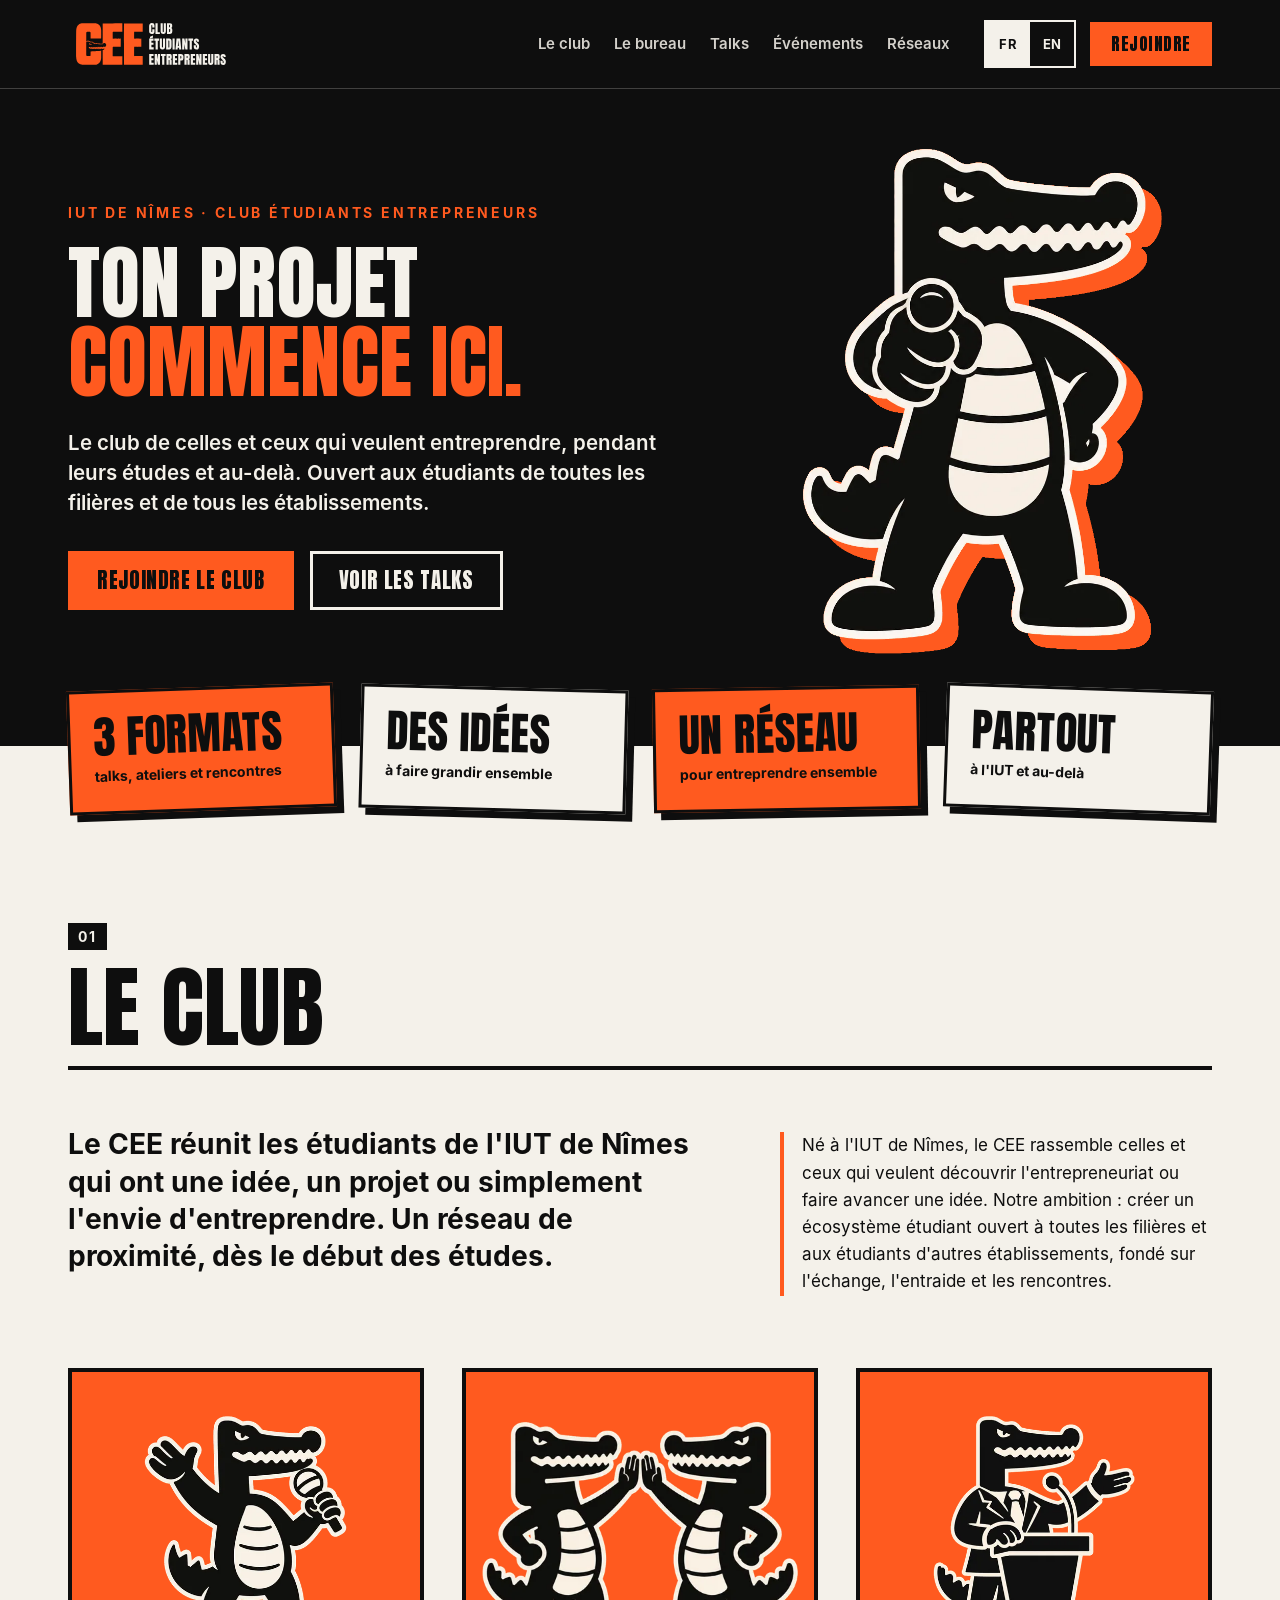
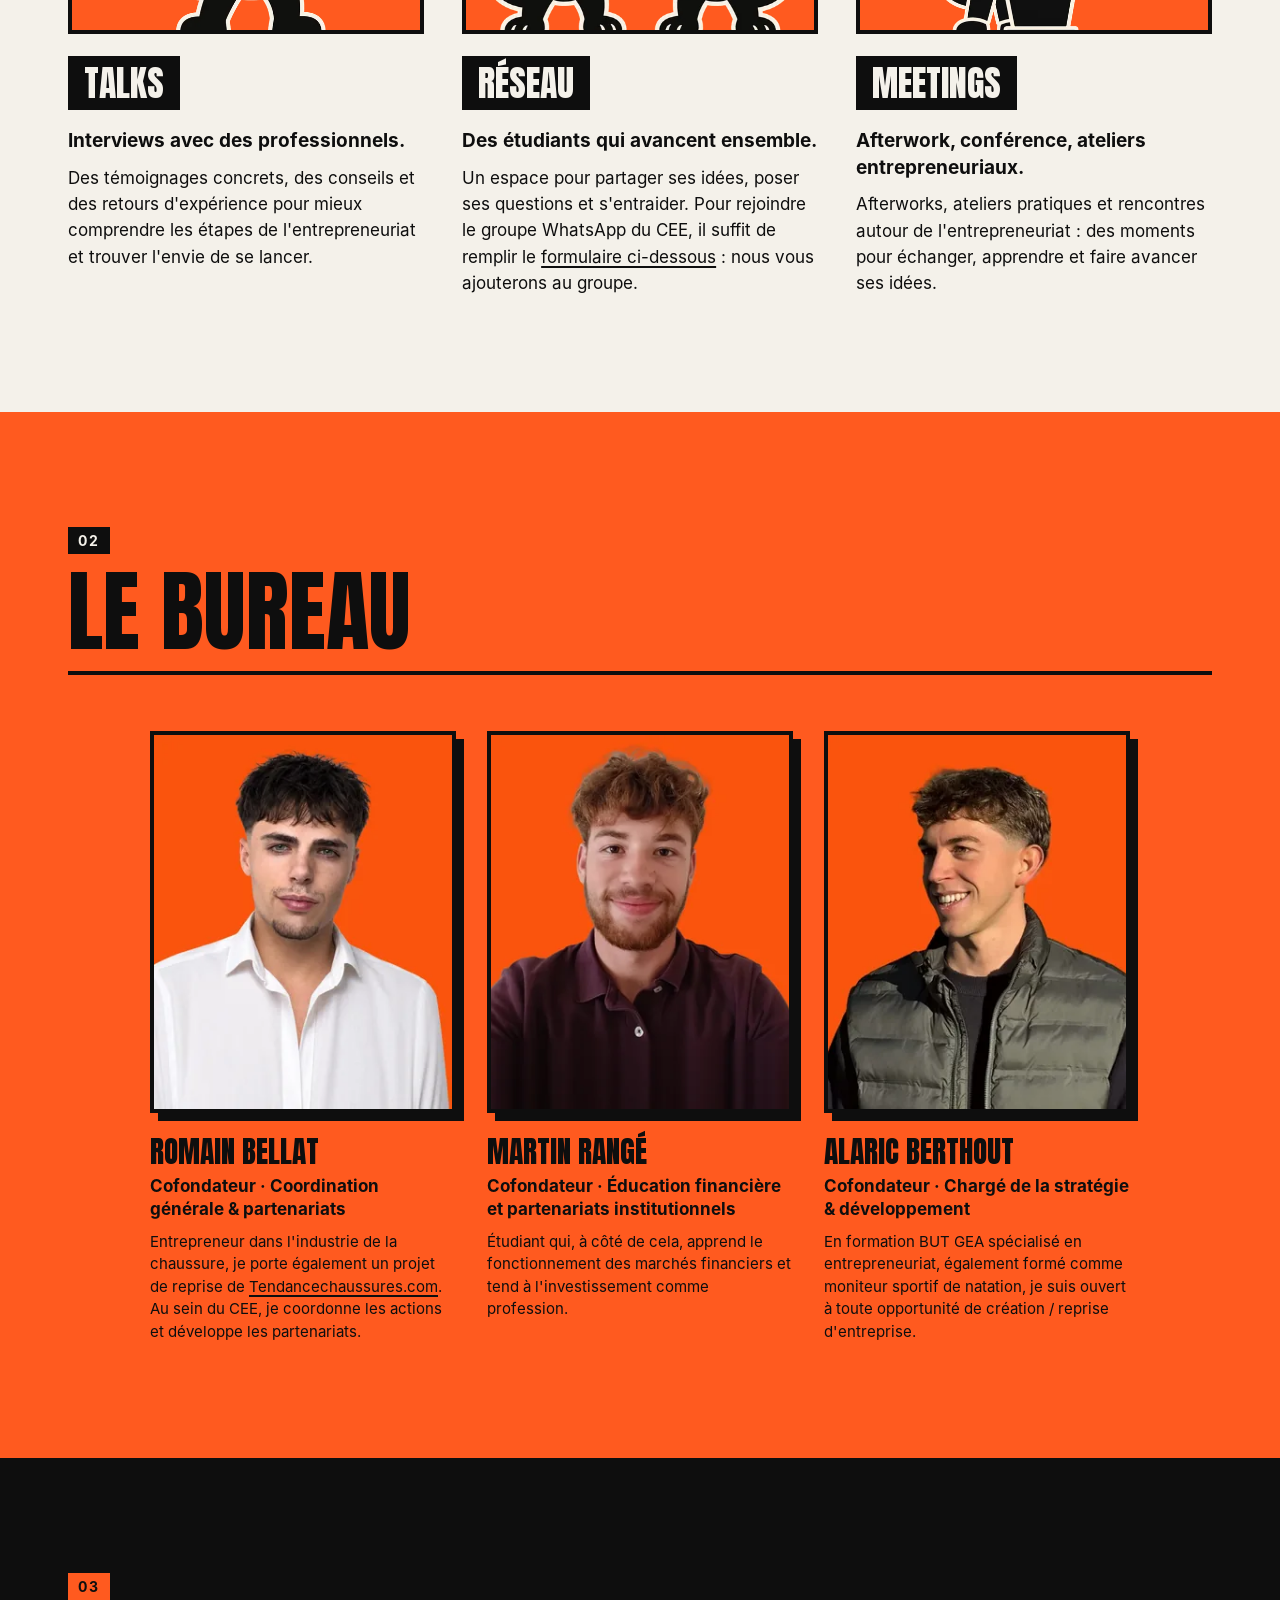
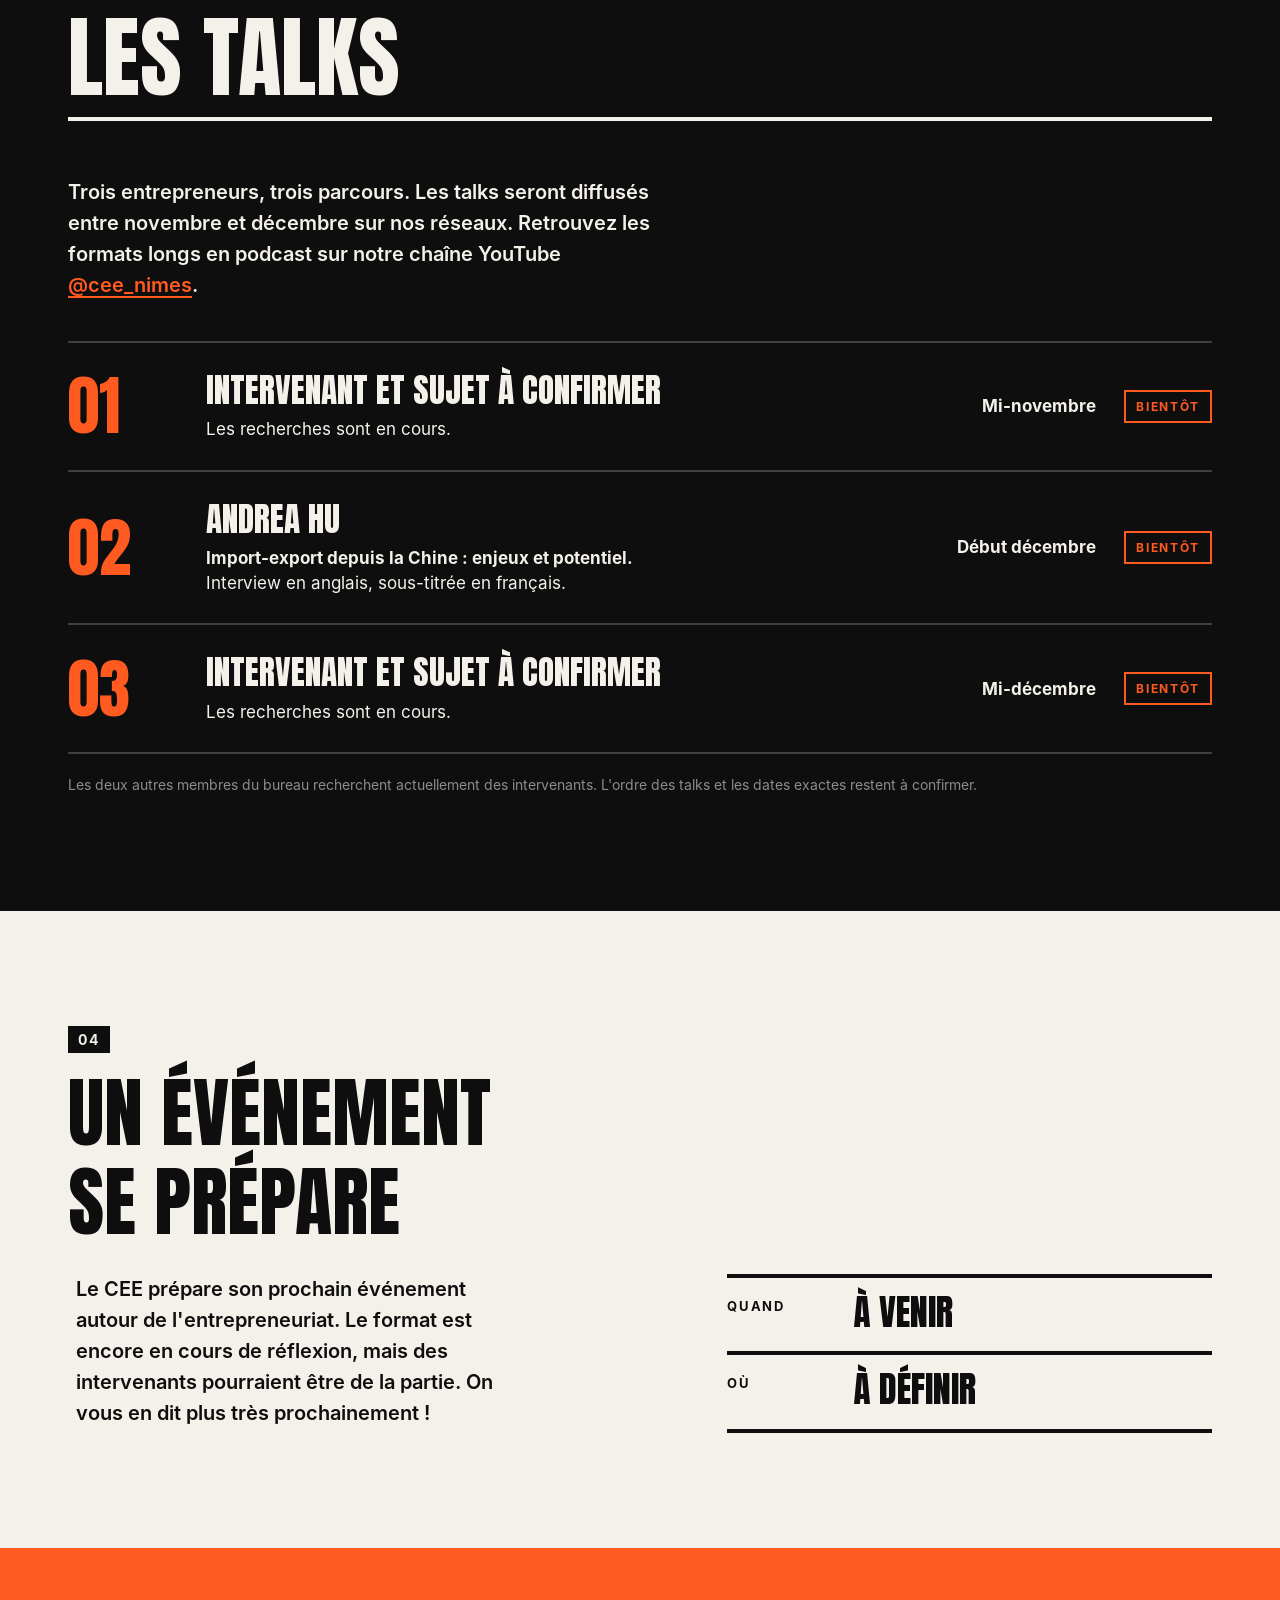
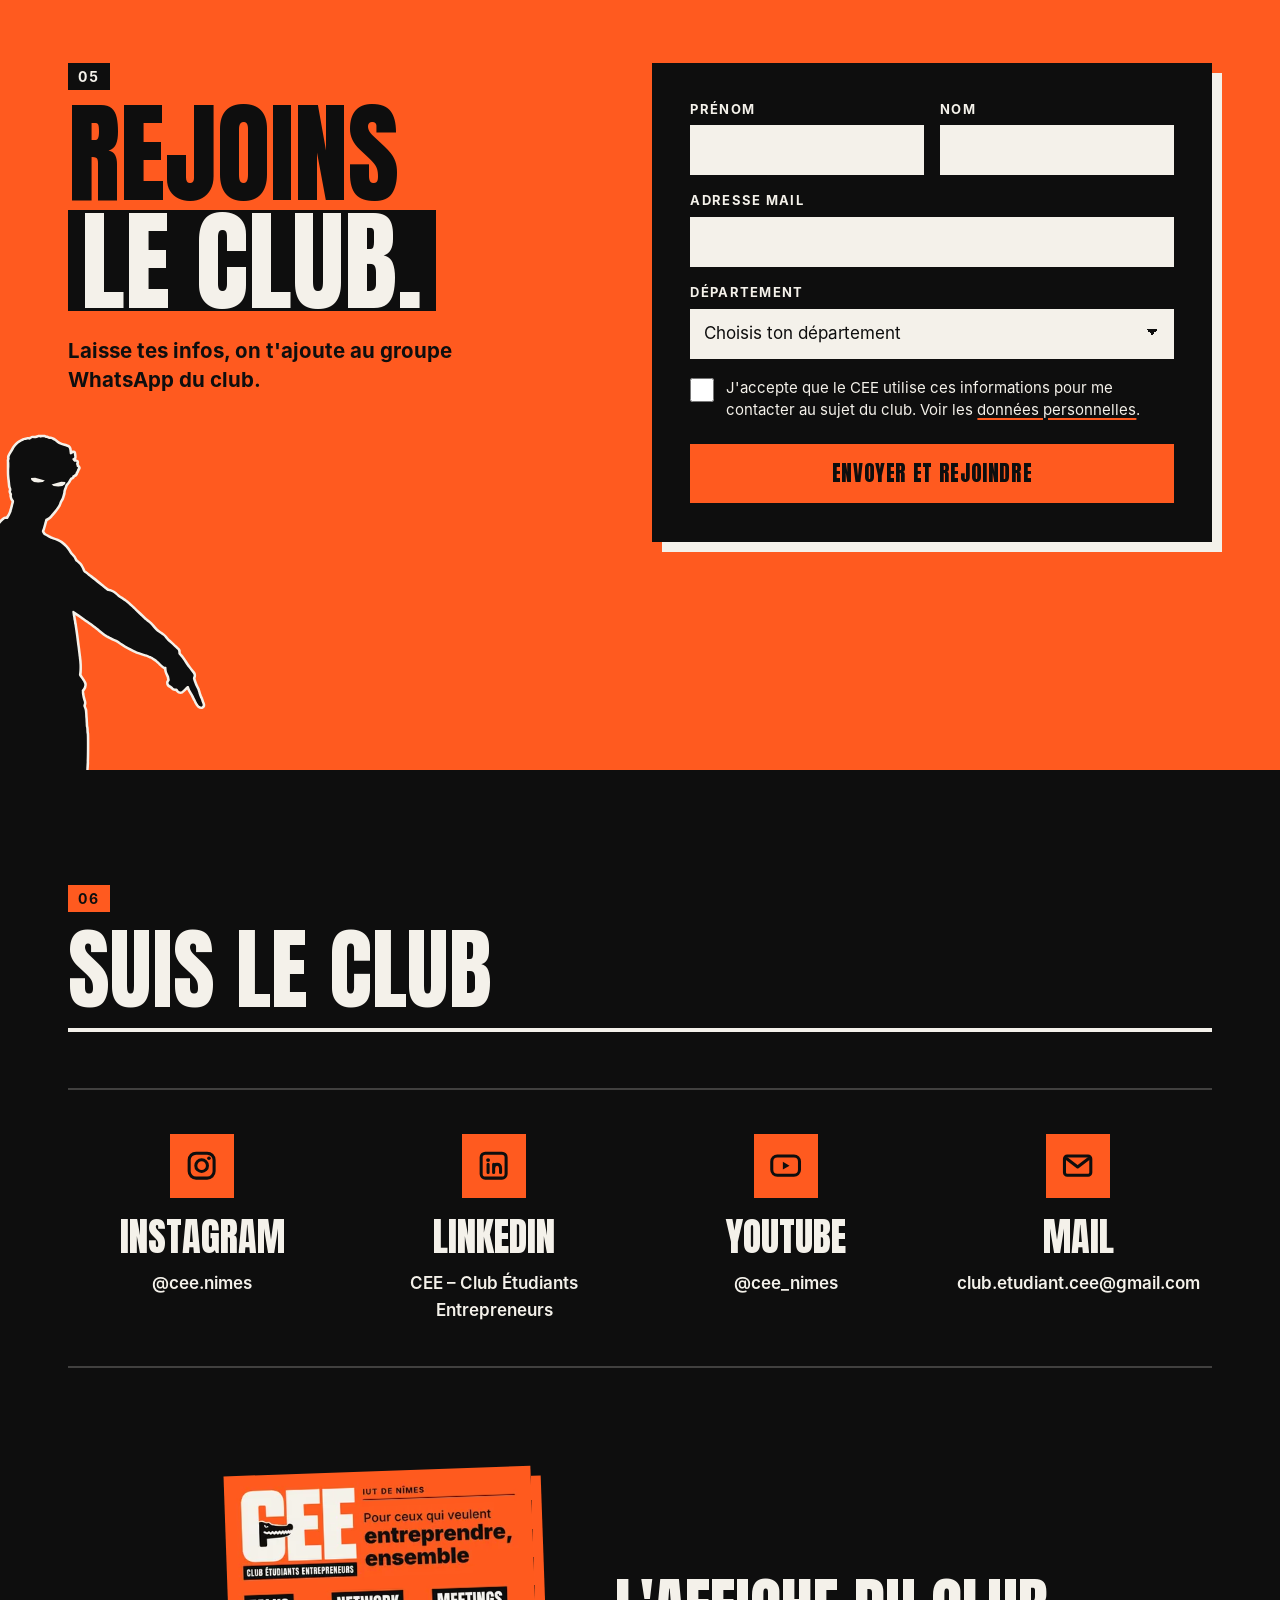
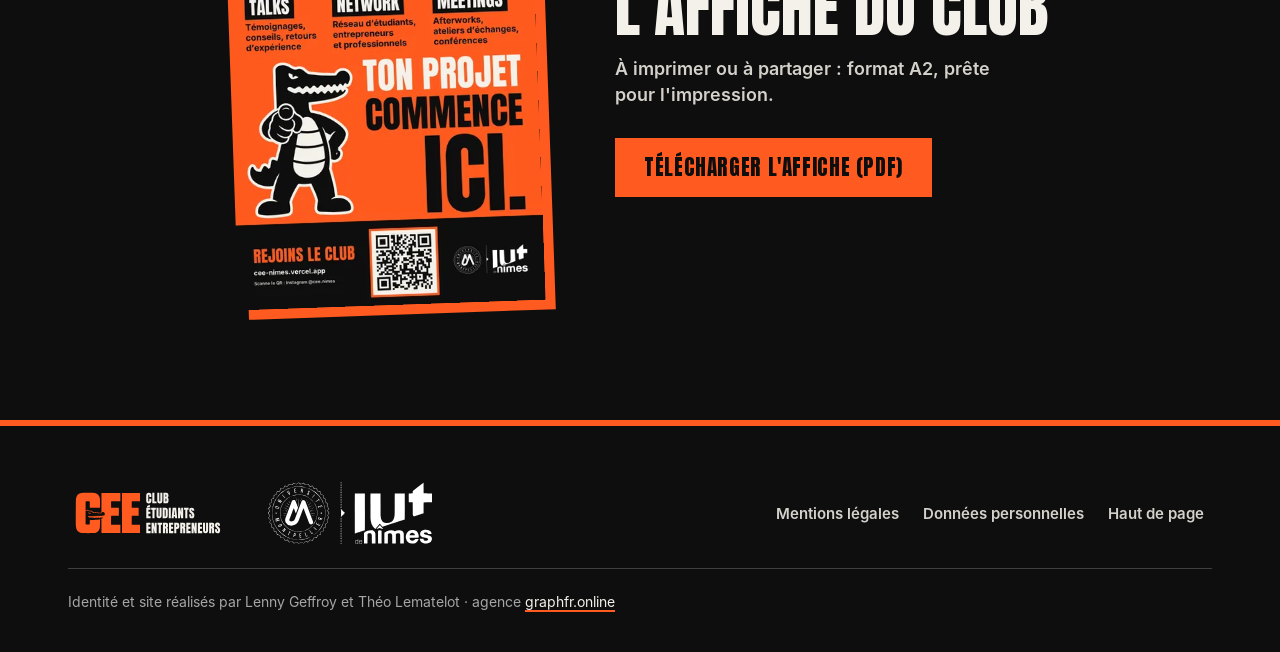
<file: index.html>
<!doctype html>
<html lang="fr">
<head>
<meta charset="utf-8">
<meta name="viewport" content="width=device-width, initial-scale=1">
<title>CEE · Club Étudiants Entrepreneurs · IUT de Nîmes</title>
<meta name="description" content="Le club de celles et ceux qui veulent entreprendre, pendant leurs études et au-delà. Talks, ateliers et rencontres, à l'IUT de Nîmes et au-delà.">
<link rel="canonical" href="https://cee-nimes.vercel.app/">
<meta name="theme-color" content="#0E0E0E">
<meta name="color-scheme" content="dark light">
<meta property="og:type" content="website">
<meta property="og:site_name" content="CEE · Club Étudiants Entrepreneurs">
<meta property="og:url" content="https://cee-nimes.vercel.app/">
<meta property="og:title" content="CEE · Club Étudiants Entrepreneurs · IUT de Nîmes">
<meta property="og:description" content="Ton projet commence ici. Le club de celles et ceux qui veulent entreprendre, pendant leurs études et au-delà.">
<meta property="og:locale" content="fr_FR">
<meta property="og:locale:alternate" content="en_GB">
<meta property="og:image" content="https://cee-nimes.vercel.app/og-image-v2.jpg">
<meta property="og:image:width" content="1200">
<meta property="og:image:height" content="630">
<meta property="og:image:alt" content="Ton projet commence ici. Club Étudiants Entrepreneurs, IUT de Nîmes, avec la mascotte crocodile du CEE.">
<meta name="twitter:card" content="summary_large_image">
<meta name="twitter:title" content="CEE · Club Étudiants Entrepreneurs · IUT de Nîmes">
<meta name="twitter:description" content="Ton projet commence ici. Le club de celles et ceux qui veulent entreprendre, pendant leurs études et au-delà.">
<meta name="twitter:image" content="https://cee-nimes.vercel.app/og-image-v2.jpg">
<meta name="twitter:image:alt" content="Ton projet commence ici. Club Étudiants Entrepreneurs, IUT de Nîmes, avec la mascotte crocodile du CEE.">
<link rel="icon" href="/favicon.ico" sizes="48x48">
<link rel="icon" href="/favicon.svg" type="image/svg+xml">
<link rel="apple-touch-icon" href="/apple-touch-icon.png">
<link rel="manifest" href="/site.webmanifest">
<link rel="preload" href="/assets/fonts/anton.woff2" as="font" type="font/woff2" crossorigin>
<link rel="preload" href="/assets/fonts/inter-600.woff2" as="font" type="font/woff2" crossorigin>
<link rel="preload" href="/assets/img/croc_pointe-360.webp" as="image" type="image/webp" imagesrcset="/assets/img/croc_pointe-360.webp 360w, /assets/img/croc_pointe-686.webp 686w" imagesizes="(max-width: 600px) 56vw, (max-width: 1000px) 300px, 440px" fetchpriority="high">
<script>try{if(!matchMedia('(prefers-reduced-motion: reduce)').matches)document.documentElement.classList.add('fx')}catch(e){}</script>
<link rel="stylesheet" href="/assets/style.min.css?v=671eb525c6">
<script type="application/ld+json">
{
  "@context": "https://schema.org",
  "@graph": [
    {
      "@type": "Organization",
      "@id": "https://cee-nimes.vercel.app/#club",
      "name": "CEE · Club Étudiants Entrepreneurs",
      "alternateName": "CEE",
      "url": "https://cee-nimes.vercel.app/",
      "logo": "https://cee-nimes.vercel.app/icon-512.png",
      "image": "https://cee-nimes.vercel.app/og-image-v2.jpg",
      "description": "Le club de celles et ceux qui veulent entreprendre, pendant leurs études et au-delà. Talks, ateliers et rencontres, à l'IUT de Nîmes et au-delà.",
      "slogan": "Ton projet commence ici.",
      "founder": [
        { "@type": "Person", "name": "Romain Bellat" },
        { "@type": "Person", "name": "Martin Rangé" },
        { "@type": "Person", "name": "Alaric Berthout" }
      ],
      "email": "club.etudiant.cee@gmail.com",
      "address": { "@type": "PostalAddress", "streetAddress": "8 rue Jules Raimu", "postalCode": "30900", "addressLocality": "Nîmes", "addressCountry": "FR" },
      "sameAs": [
        "https://www.instagram.com/cee.nimes/",
        "https://www.linkedin.com/company/cee-nimes",
        "https://www.youtube.com/@cee_nimes"
      ],
      "parentOrganization": {
        "@type": "CollegeOrUniversity",
        "name": "IUT de Nîmes",
        "address": { "@type": "PostalAddress", "addressLocality": "Nîmes", "addressCountry": "FR" }
      }
    }
  ]
}
</script>
</head>
<body>

<a class="skip" href="#main" data-i18n="skip">Aller au contenu</a>

<header class="top">
  <div class="wrap top__in">
    <a href="#accueil" class="top__logo" data-i18n-attr="aria-label:a.home" aria-label="CEE, retour en haut de la page"><img src="/assets/img/CEE_logo_horizontal_texte-clair.svg" alt="" width="186" height="65"></a>
    <nav class="top__nav" id="nav" data-i18n-attr="aria-label:a.nav" aria-label="Navigation principale">
      <a href="#club" data-i18n="nav.club">Le club</a>
      <a href="#bureau" data-i18n="nav.bureau">Le bureau</a>
      <a href="#talks" data-i18n="nav.talks">Talks</a>
      <a href="#evenements" data-i18n="nav.conf">Événements</a>
      <a href="#reseaux" data-i18n="nav.social">Réseaux</a>
      <a href="#rejoindre" class="btn btn--orange top__navcta" data-i18n="cta.joinclub">Rejoindre le club</a>
    </nav>
    <div class="top__right">
      <div class="lang" role="group" aria-label="Langue / Language">
        <button type="button" data-lang="fr" aria-pressed="true" lang="fr">FR</button>
        <button type="button" data-lang="en" aria-pressed="false" lang="en">EN</button>
      </div>
      <a href="#rejoindre" class="btn btn--orange btn--sm top__cta" data-i18n="cta.join">Rejoindre</a>
      <button class="burger" type="button" aria-controls="nav" aria-expanded="false" data-i18n-attr="aria-label:a.menu" aria-label="Ouvrir le menu"><span></span><span></span></button>
    </div>
  </div>
</header>

<main id="main" tabindex="-1">

<!-- ACCUEIL -->
<section class="hero" id="accueil" aria-labelledby="hero-title">
  <div class="wrap hero__in">
    <div class="hero__txt">
      <p class="kicker" data-i18n="hero.kicker">IUT de Nîmes · Club Étudiants Entrepreneurs</p>
      <h1 class="hero__title" id="hero-title">
        <span data-i18n="hero.l1">Ton projet</span>
        <span class="accent" data-i18n="hero.l2">commence ici.</span>
      </h1>
      <p class="hero__lead" data-i18n="hero.lead">Le club de celles et ceux qui veulent entreprendre, pendant leurs études et au-delà. Ouvert aux étudiants de toutes les filières et de tous les établissements.</p>
      <div class="hero__cta">
        <a href="#rejoindre" class="btn btn--orange" data-i18n="cta.joinclub">Rejoindre le club</a>
        <a href="#talks" class="btn btn--ghost" data-i18n="cta.talks">Voir les talks</a>
      </div>
    </div>
    <div class="hero__masc">
      <img src="/assets/img/croc_pointe-360.webp" srcset="/assets/img/croc_pointe-360.webp 360w, /assets/img/croc_pointe-686.webp 686w" sizes="(max-width: 600px) 56vw, (max-width: 1000px) 300px, 440px" width="686" height="977" alt="" fetchpriority="high">
    </div>
  </div>
  <div class="facts">
    <dl class="facts__in">
      <div class="fact"><dt data-i18n="f1n">3 formats</dt><dd data-i18n="f1">talks, ateliers et rencontres</dd></div>
      <div class="fact"><dt data-i18n="f2n">Des idées</dt><dd data-i18n="f2">à faire grandir ensemble</dd></div>
      <div class="fact"><dt data-i18n="f3n">Un réseau</dt><dd data-i18n="f3">pour entreprendre ensemble</dd></div>
      <div class="fact"><dt data-i18n="f4n">Partout</dt><dd data-i18n="f4">à l'IUT et au-delà</dd></div>
    </dl>
  </div>
</section>

<!-- 01 LE CLUB -->
<section class="sec club" id="club" aria-labelledby="club-title">
  <div class="wrap">
    <div class="sec-head reveal">
      <p class="sec-num" aria-hidden="true">01</p>
      <h2 class="sec-title" id="club-title" data-i18n="club.title">Le club</h2>
    </div>
    <div class="club__intro reveal">
      <p class="big" data-i18n="club.intro">Le CEE réunit les étudiants de l'IUT de Nîmes qui ont une idée, un projet ou simplement l'envie d'entreprendre. Un réseau de proximité, dès le début des études.</p>
      <p class="club__more" data-i18n="club.more">Né à l'IUT de Nîmes, le CEE rassemble celles et ceux qui veulent découvrir l'entrepreneuriat ou faire avancer une idée. Notre ambition : créer un écosystème étudiant ouvert à toutes les filières et aux étudiants d'autres établissements, fondé sur l'échange, l'entraide et les rencontres.</p>
    </div>
    <div class="pillars">
      <article class="pillar reveal">
        <div class="pillar__art"><img src="/assets/img/croc_micro-400.webp" srcset="/assets/img/croc_micro-400.webp 400w, /assets/img/croc_micro-560.webp 560w, /assets/img/croc_micro-800.webp 800w" sizes="(max-width: 600px) 56vw, (max-width: 1000px) 28vw, 240px" width="800" height="888" alt="" loading="lazy" decoding="async"></div>
        <h3 class="tag">Talks</h3>
        <p class="pillar__lead" data-i18n="p1.lead">Interviews avec des professionnels.</p>
        <p data-i18n="p1.more">Des témoignages concrets, des conseils et des retours d'expérience pour mieux comprendre les étapes de l'entrepreneuriat et trouver l'envie de se lancer.</p>
      </article>
      <article class="pillar reveal">
        <div class="pillar__art"><img src="/assets/img/croc_highfive-480.webp" srcset="/assets/img/croc_highfive-480.webp 480w, /assets/img/croc_highfive-995.webp 995w" sizes="(max-width: 600px) 84vw, (max-width: 1000px) 42vw, 340px" width="995" height="692" alt="" loading="lazy" decoding="async"></div>
        <h3 class="tag" data-i18n="p2.tag">Réseau</h3>
        <p class="pillar__lead" data-i18n="p2.lead">Des étudiants qui avancent ensemble.</p>
        <p data-i18n="p2.more">Un espace pour partager ses idées, poser ses questions et s'entraider. Pour rejoindre le groupe WhatsApp du CEE, il suffit de remplir le <a href="#rejoindre">formulaire ci-dessous</a> : nous vous ajouterons au groupe.</p>
      </article>
      <article class="pillar reveal">
        <div class="pillar__art"><img src="/assets/img/croc_pupitre-400.webp" srcset="/assets/img/croc_pupitre-400.webp 400w, /assets/img/croc_pupitre-560.webp 560w, /assets/img/croc_pupitre-800.webp 800w" sizes="(max-width: 600px) 56vw, (max-width: 1000px) 28vw, 240px" width="800" height="890" alt="" loading="lazy" decoding="async"></div>
        <h3 class="tag" data-i18n="p3.tag">Meetings</h3>
        <p class="pillar__lead" data-i18n="p3.lead">Afterwork, conférence, ateliers entrepreneuriaux.</p>
        <p data-i18n="p3.more">Afterworks, ateliers pratiques et rencontres autour de l'entrepreneuriat : des moments pour échanger, apprendre et faire avancer ses idées.</p>
      </article>
    </div>
  </div>
</section>

<!-- 02 BUREAU -->
<section class="sec bureau" id="bureau" aria-labelledby="bureau-title">
  <div class="wrap">
    <div class="sec-head reveal">
      <p class="sec-num" aria-hidden="true">02</p>
      <h2 class="sec-title" id="bureau-title" data-i18n="bureau.title">Le bureau</h2>
    </div>
    <div class="team">
      <article class="member reveal">
        <div class="member__ph member__ph--photo"><img src="/assets/img/bureau_romain-v3-320.webp" srcset="/assets/img/bureau_romain-v3-320.webp 320w, /assets/img/bureau_romain-v3-600.webp 600w" sizes="(max-width: 600px) 90vw, 300px" width="600" height="750" alt="Romain Bellat" loading="lazy" decoding="async"></div>
        <h3>Romain Bellat</h3>
        <p class="member__role" data-i18n="r1">Cofondateur · Coordination générale &amp; partenariats</p>
        <p data-i18n="b1r">Entrepreneur dans l'industrie de la chaussure, je porte également un projet de reprise de <a href="http://tendancechaussures.com" rel="noopener">Tendancechaussures.com</a>. Au sein du CEE, je coordonne les actions et développe les partenariats.</p>
      </article>
      <article class="member reveal">
        <div class="member__ph member__ph--photo"><img src="/assets/img/bureau_martin-v5-320.webp" srcset="/assets/img/bureau_martin-v5-320.webp 320w, /assets/img/bureau_martin-v5-600.webp 600w" sizes="(max-width: 600px) 90vw, 300px" width="600" height="750" alt="Martin Rangé" loading="lazy" decoding="async"></div>
        <h3>Martin Rangé</h3>
        <p class="member__role" data-i18n="r2">Cofondateur · Éducation financière et partenariats institutionnels</p>
        <p data-i18n="b2">Étudiant qui, à côté de cela, apprend le fonctionnement des marchés financiers et tend à l'investissement comme profession.</p>
      </article>
      <article class="member reveal">
        <div class="member__ph member__ph--photo"><img src="/assets/img/bureau_alaric-v3-320.webp?v=2" srcset="/assets/img/bureau_alaric-v3-320.webp?v=2 320w, /assets/img/bureau_alaric-v3-600.webp?v=2 600w" sizes="(max-width: 600px) 90vw, 300px" width="600" height="750" alt="Alaric Berthout" loading="lazy" decoding="async"></div>
        <h3>Alaric Berthout</h3>
        <p class="member__role" data-i18n="r3">Cofondateur · Chargé de la stratégie &amp; développement</p>
        <p data-i18n="b3">En formation BUT GEA spécialisé en entrepreneuriat, également formé comme moniteur sportif de natation, je suis ouvert à toute opportunité de création / reprise d'entreprise.</p>
      </article>
    </div>
  </div>
</section>

<!-- 03 TALKS -->
<section class="sec talks" id="talks" aria-labelledby="talks-title">
  <div class="wrap">
    <div class="sec-head sec-head--light reveal">
      <p class="sec-num" aria-hidden="true">03</p>
      <h2 class="sec-title" id="talks-title" data-i18n="talks.title">Les talks</h2>
    </div>
    <p class="talks__intro reveal" data-i18n="talks.intro">Trois entrepreneurs, trois parcours. Les talks seront diffusés entre novembre et décembre sur nos réseaux. Retrouvez les formats longs en podcast sur notre chaîne YouTube <a href="https://www.youtube.com/@cee_nimes" rel="noopener">@cee_nimes</a>.</p>
    <ol class="tlist">
      <li class="talk reveal">
        <span class="talk__n" aria-hidden="true">01</span>
        <div class="talk__body">
          <h3 data-i18n="t.tbc">Intervenant et sujet à confirmer</h3>
          <p data-i18n="t.search">Les recherches sont en cours.</p>
        </div>
        <p class="talk__date" data-i18n="t1.date">Mi-novembre</p>
        <p class="talk__st" data-i18n="soon">Bientôt</p>
      </li>
      <li class="talk reveal">
        <span class="talk__n" aria-hidden="true">02</span>
        <div class="talk__body">
          <h3>Andrea Hu</h3>
          <p class="talk__topic" data-i18n="t2.topic">Import-export depuis la Chine : enjeux et potentiel.</p>
          <p data-i18n="t2.sub">Interview en anglais, sous-titrée en français.</p>
        </div>
        <p class="talk__date" data-i18n="t2.date">Début décembre</p>
        <p class="talk__st" data-i18n="soon">Bientôt</p>
      </li>
      <li class="talk reveal">
        <span class="talk__n" aria-hidden="true">03</span>
        <div class="talk__body">
          <h3 data-i18n="t.tbc">Intervenant et sujet à confirmer</h3>
          <p data-i18n="t.search">Les recherches sont en cours.</p>
        </div>
        <p class="talk__date" data-i18n="t3.date">Mi-décembre</p>
        <p class="talk__st" data-i18n="soon">Bientôt</p>
      </li>
    </ol>
    <p class="note" data-i18n="talks.note">Les deux autres membres du bureau recherchent actuellement des intervenants. L'ordre des talks et les dates exactes restent à confirmer.</p>
  </div>
</section>

<!-- 04 EVENEMENTS -->
<section class="sec conf" id="evenements" aria-labelledby="conf-title">
  <div class="wrap conf__in">
    <div class="reveal">
      <p class="sec-num" aria-hidden="true">04</p>
      <h2 class="conf__title" id="conf-title" data-i18n="conf.title">Un événement se prépare</h2>
      <p class="conf__lead" data-i18n="conf.lead">Le CEE prépare son prochain événement autour de l'entrepreneuriat. Le format est encore en cours de réflexion, mais des intervenants pourraient être de la partie. On vous en dit plus très prochainement !</p>
    </div>
    <dl class="conf__facts reveal">
      <div><dt data-i18n="conf.when">Quand</dt><dd data-i18n="conf.date">À venir</dd></div>
      <div><dt data-i18n="conf.where">Où</dt><dd data-i18n="conf.place">À définir</dd></div>
    </dl>
  </div>
</section>

<!-- 05 REJOINDRE -->
<section class="sec join" id="rejoindre" aria-labelledby="join-title">
  <div class="wrap join__in">
    <div class="join__text reveal">
      <p class="sec-num" aria-hidden="true">05</p>
      <h2 class="join__title" id="join-title"><span data-i18n="join.l1">Rejoins</span> <span class="join__chip" data-i18n="join.l2">le club.</span></h2>
      <p class="join__lead" data-i18n="join.lead">Laisse tes infos, on t'ajoute au groupe WhatsApp du club.</p>
      <img class="join__sil" src="/assets/img/silhouette.svg" alt="" width="1376" height="2048" decoding="async">
    </div>
    <div class="join__box reveal">
      <form class="form" id="joinForm" novalidate>
        <div class="row2">
          <div class="field">
            <label for="f-prenom" data-i18n="f.first">Prénom</label>
            <input id="f-prenom" type="text" name="prenom" autocomplete="given-name" required aria-describedby="e-prenom">
            <p class="field__err" id="e-prenom"></p>
          </div>
          <div class="field">
            <label for="f-nom" data-i18n="f.last">Nom</label>
            <input id="f-nom" type="text" name="nom" autocomplete="family-name" required aria-describedby="e-nom">
            <p class="field__err" id="e-nom"></p>
          </div>
        </div>
        <div class="field">
          <label for="f-email" data-i18n="f.mail">Adresse mail</label>
          <input id="f-email" name="email" type="email" inputmode="email" autocomplete="email" spellcheck="false" required aria-describedby="e-email">
          <p class="field__err" id="e-email"></p>
        </div>
        <div class="field">
          <label for="f-dept" data-i18n="f.dept">Département</label>
          <select id="f-dept" name="departement" required aria-describedby="e-dept">
            <option value="" data-i18n="f.choose">Choisis ton département</option>
            <option value="GEA" data-i18n="f.gea">GEA · Gestion des entreprises et des administrations</option>
            <option value="GC" data-i18n="f.gc">GC · Génie civil</option>
            <option value="GMP" data-i18n="f.gmp">GMP · Génie mécanique et productique</option>
            <option value="GEII" data-i18n="f.geii">GEII · Génie électrique et informatique industrielle</option>
            <option value="SGM" data-i18n="f.sgm">SGM · Sciences et génie des matériaux</option>
            <option value="hors-iut" data-i18n="f.other">Autre établissement / hors IUT</option>
          </select>
          <p class="field__err" id="e-dept"></p>
        </div>
        <div class="field" id="f-etab-field" hidden>
          <label for="f-etab" data-i18n="f.etab">Ton établissement</label>
          <input id="f-etab" type="text" name="etablissement" autocomplete="organization" aria-describedby="e-etab">
          <p class="field__err" id="e-etab"></p>
        </div>
        <div class="field">
          <div class="check">
            <input id="f-rgpd" type="checkbox" name="rgpd" required aria-describedby="e-rgpd">
            <label for="f-rgpd" data-i18n="f.rgpd">J'accepte que le CEE utilise ces informations pour me contacter au sujet du club. Voir les <a href="/mentions-legales#donnees">données personnelles</a>.</label>
          </div>
          <p class="field__err" id="e-rgpd"></p>
        </div>
        <button class="btn btn--orange form__send" type="submit"><span class="form__label" data-i18n="f.send">Envoyer et rejoindre</span></button>
        <p class="form__msg" id="formMsg" role="status" aria-live="polite"></p>
      </form>
      <div class="done" id="formDone" tabindex="-1" hidden>
        <img src="/assets/img/croc_highfive-480.webp" width="480" height="334" alt="" loading="lazy" decoding="async">
        <p class="done__msg" id="doneMsg"></p>
      </div>
    </div>
  </div>
</section>

<!-- 06 RESEAUX -->
<section class="sec social" id="reseaux" aria-labelledby="social-title">
  <div class="wrap">
    <div class="sec-head sec-head--light reveal">
      <p class="sec-num" aria-hidden="true">06</p>
      <h2 class="sec-title" id="social-title" data-i18n="social.title">Suis le club</h2>
    </div>
    <ul class="soc reveal">
      <li><a href="#reseaux" data-cfg="instagram"><span class="soc__ico"><svg class="soc__svg" viewBox="0 0 24 24" aria-hidden="true" focusable="false"><rect x="3" y="3" width="18" height="18" rx="5" fill="none" stroke="currentColor" stroke-width="2.2"/><circle cx="12" cy="12" r="4.2" fill="none" stroke="currentColor" stroke-width="2.2"/><circle cx="17.3" cy="6.7" r="1.3" fill="currentColor"/></svg></span><span class="soc__n">Instagram</span><span class="soc__h">@cee.nimes</span></a></li>
      <li><a href="#reseaux" data-cfg="linkedin"><span class="soc__ico"><svg class="soc__svg" viewBox="0 0 24 24" aria-hidden="true" focusable="false"><rect x="3" y="3" width="18" height="18" rx="3" fill="none" stroke="currentColor" stroke-width="2.2"/><circle cx="8" cy="8" r="1.4" fill="currentColor"/><path d="M8 11v6M12 17v-6M12 14c0-1.9 1.1-3 2.5-3S17 12 17 14v3" fill="none" stroke="currentColor" stroke-width="2.2" stroke-linecap="round"/></svg></span><span class="soc__n">LinkedIn</span><span class="soc__h">CEE – Club Étudiants Entrepreneurs</span></a></li>
      <li><a href="#reseaux" data-cfg="youtube"><span class="soc__ico"><svg class="soc__svg" viewBox="0 0 24 24" aria-hidden="true" focusable="false"><rect x="2" y="5" width="20" height="14" rx="4" fill="none" stroke="currentColor" stroke-width="2.2"/><path d="M10 9.2v5.6l4.8-2.8z" fill="currentColor"/></svg></span><span class="soc__n">YouTube</span><span class="soc__h">@cee_nimes</span></a></li>
      <li><a href="#reseaux" data-cfg="mail"><span class="soc__ico"><svg class="soc__svg" viewBox="0 0 24 24" aria-hidden="true" focusable="false"><rect x="2.5" y="5" width="19" height="14" rx="2" fill="none" stroke="currentColor" stroke-width="2.2"/><path d="M3.5 6.5 12 13l8.5-6.5" fill="none" stroke="currentColor" stroke-width="2.2" stroke-linejoin="round"/></svg></span><span class="soc__n" data-i18n="h.mailn">Mail</span><span class="soc__h">club.etudiant.cee<wbr>@gmail.com</span></a></li>
    </ul>
    <div class="poster reveal">
      <a class="poster__img" href="/assets/docs/CEE_affiche_A2.pdf" target="_blank" rel="noopener"><img src="/assets/img/affiche-v6-420.webp" srcset="/assets/img/affiche-v6-420.webp 420w, /assets/img/affiche-v6-840.webp 840w" sizes="(max-width: 600px) 72vw, 340px" width="840" height="1188" data-i18n-attr="alt:a.poster" alt="Affiche du CEE : « Ton projet commence ici. » Talks, network, meetings. Rejoins le club sur cee-nimes.vercel.app ou scanne le QR code." loading="lazy" decoding="async"></a>
      <div class="poster__txt">
        <h3 class="poster__title" data-i18n="poster.title">L'affiche du club</h3>
        <p class="poster__lead" data-i18n="poster.lead">À imprimer ou à partager : format A2, prête pour l'impression.</p>
        <a class="btn btn--orange" href="/assets/docs/CEE_affiche_A2.pdf" download data-i18n="poster.dl">Télécharger l'affiche (PDF)</a>
      </div>
    </div>
  </div>
</section>

</main>

<footer class="foot">
  <div class="wrap foot__in">
    <img class="foot__logo" src="/assets/img/CEE_logo_horizontal_texte-clair.svg" alt="CEE, Club Étudiants Entrepreneurs" width="186" height="65" loading="lazy">
    <img class="foot__iut" src="/assets/img/logo_iut_nimes_blanc.svg" data-i18n-attr="alt:a.iut" alt="IUT de Nîmes, Université de Montpellier" width="210" height="80" loading="lazy">
    <nav class="foot__links" data-i18n-attr="aria-label:a.foot" aria-label="Liens du pied de page">
      <a href="/mentions-legales" data-i18n="legal">Mentions légales</a>
      <a href="/mentions-legales#donnees" data-i18n="privacy">Données personnelles</a>
      <a href="#top" data-i18n="up">Haut de page</a>
    </nav>
    <p class="foot__small" data-i18n="credits">Identité et site réalisés par Lenny Geffroy et Théo Lematelot · agence <a href="https://graphfr.online" rel="noopener">graphfr.online</a></p>
  </div>
</footer>

<a href="#rejoindre" class="mbar btn btn--orange" id="mbar" data-i18n="cta.joinclub" tabindex="-1" aria-hidden="true">Rejoindre le club</a>

<script src="/assets/config.js?v=a33532fd47" defer></script>
<script src="/assets/app.min.js?v=3c22f8b4cb" defer></script>
</body>
</html>
</file>
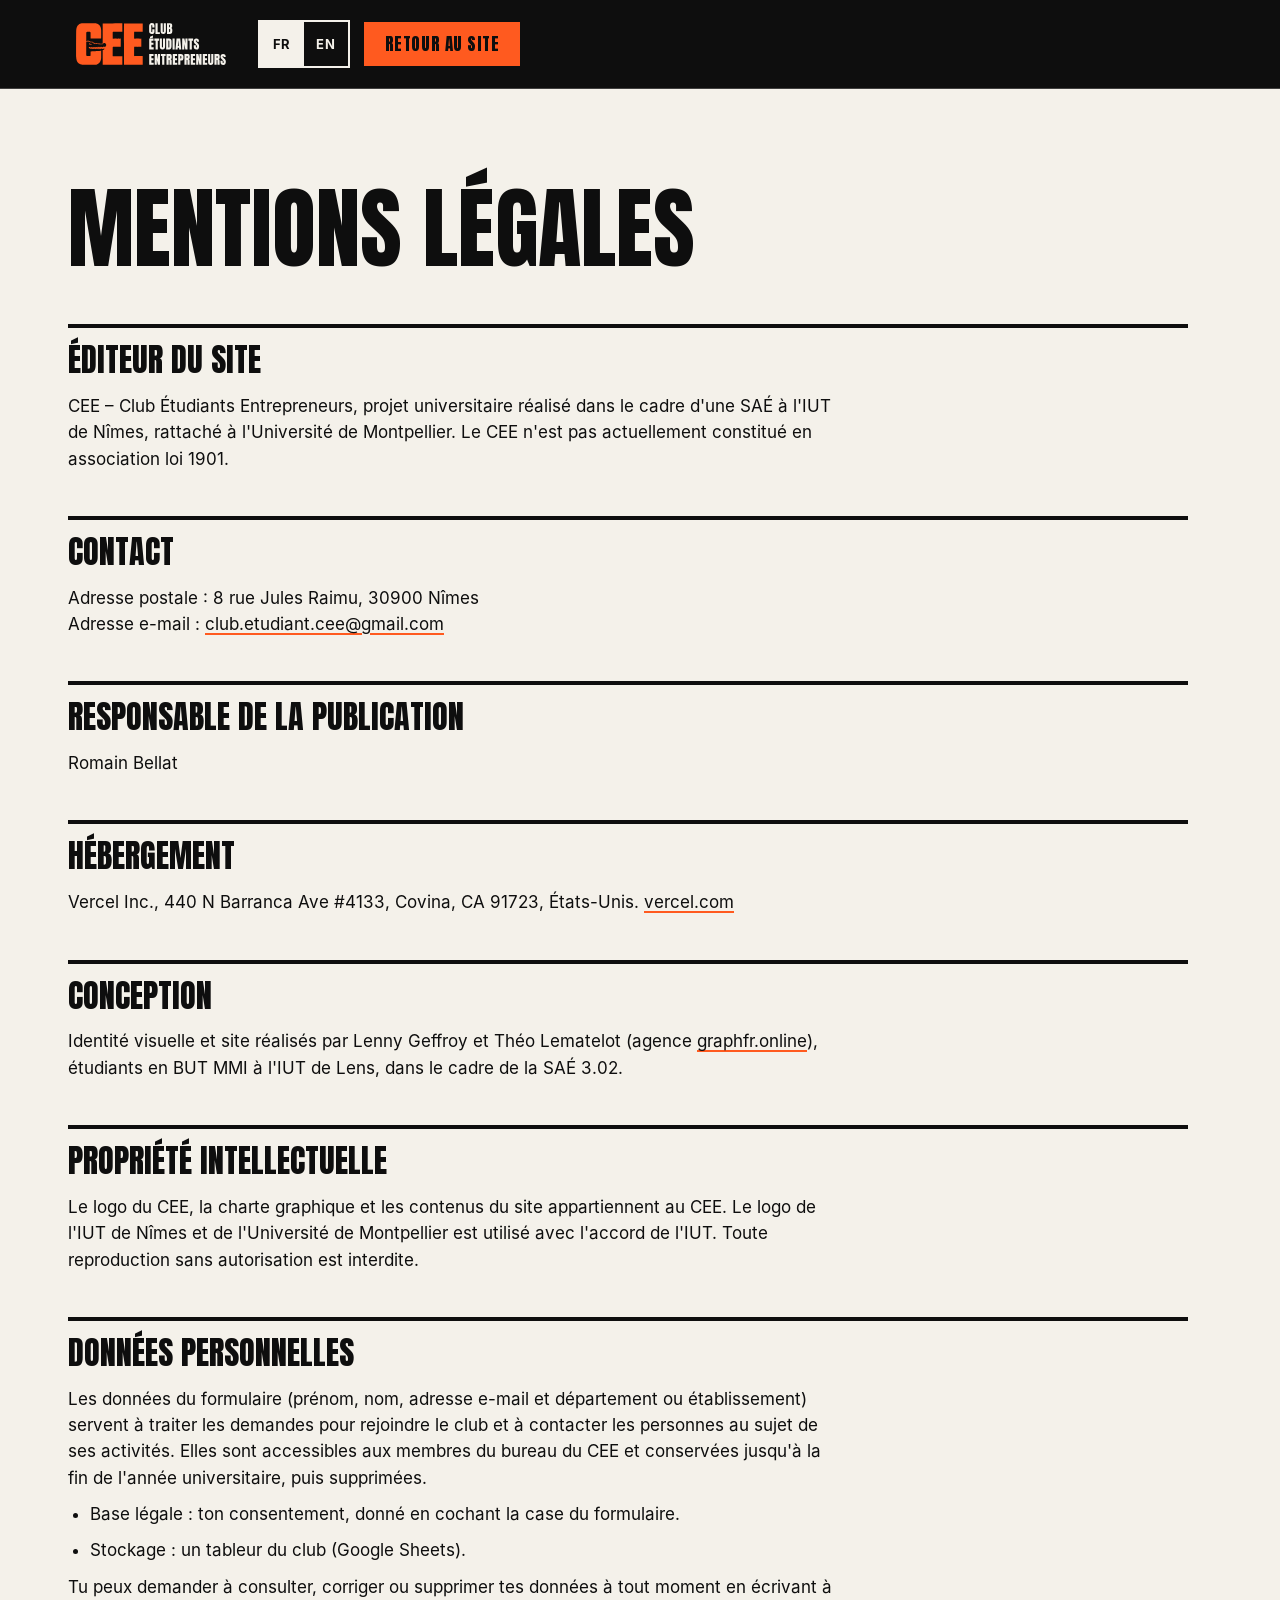
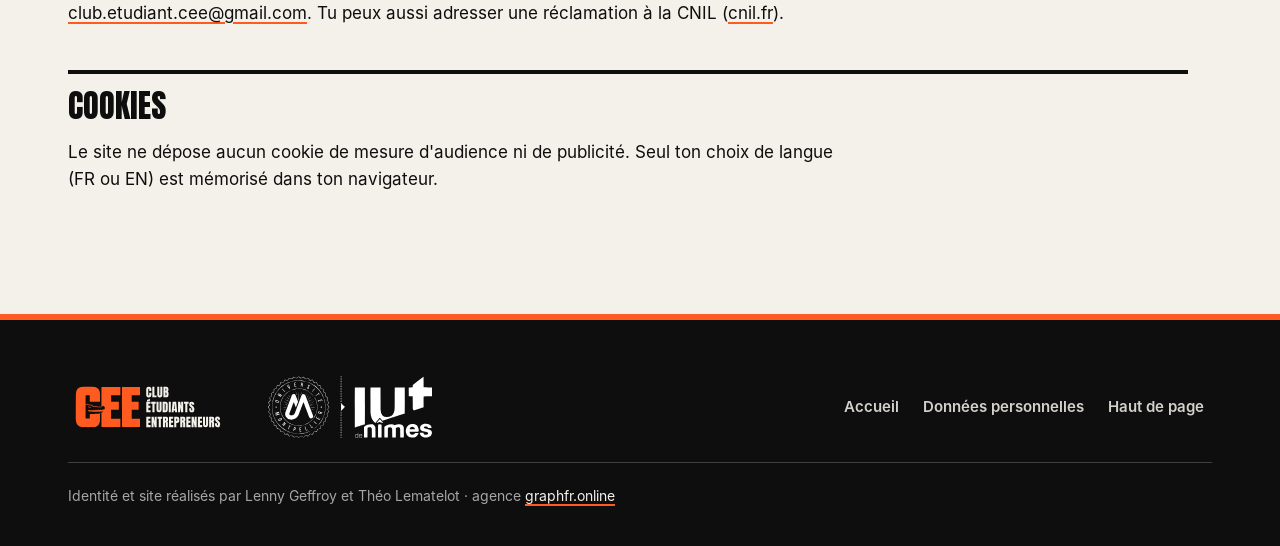
<file: mentions-legales.html>
<!doctype html>
<html lang="fr">
<head>
<meta charset="utf-8">
<meta name="viewport" content="width=device-width, initial-scale=1">
<title>Mentions légales · CEE</title>
<meta name="description" content="Mentions légales et données personnelles du site du CEE, Club Étudiants Entrepreneurs de l'IUT de Nîmes.">
<link rel="canonical" href="https://cee-nimes.vercel.app/mentions-legales">
<meta name="theme-color" content="#0E0E0E">
<link rel="icon" href="/favicon.ico" sizes="48x48">
<link rel="icon" href="/favicon.svg" type="image/svg+xml">
<link rel="apple-touch-icon" href="/apple-touch-icon.png">
<link rel="manifest" href="/site.webmanifest">
<link rel="preload" href="/assets/fonts/anton.woff2" as="font" type="font/woff2" crossorigin>
<link rel="preload" href="/assets/fonts/inter-400.woff2" as="font" type="font/woff2" crossorigin>
<link rel="stylesheet" href="/assets/style.min.css?v=671eb525c6">
</head>
<body data-page="legal">
<a class="skip" href="#main" data-i18n="skip">Aller au contenu</a>
<header class="top">
  <div class="wrap top__in">
    <a href="/" class="top__logo" data-i18n-attr="aria-label:a.homepage" aria-label="CEE, retour à l'accueil"><img src="/assets/img/CEE_logo_horizontal_texte-clair.svg" alt="" width="186" height="65"></a>
    <div class="top__right">
      <div class="lang" role="group" aria-label="Langue / Language">
        <button type="button" data-lang="fr" aria-pressed="true" lang="fr">FR</button>
        <button type="button" data-lang="en" aria-pressed="false" lang="en">EN</button>
      </div>
      <a href="/" class="btn btn--orange btn--sm top__back" data-i18n="ml.back">Retour au site</a>
    </div>
  </div>
</header>
<main class="legal" id="main" tabindex="-1">
  <div class="wrap">
    <h1 data-i18n="ml.title">Mentions légales</h1>

    <h2 data-i18n="ml.h.pub">Éditeur du site</h2>
    <p data-i18n="ml.pub">CEE – Club Étudiants Entrepreneurs, projet universitaire réalisé dans le cadre d'une SAÉ à l'IUT de Nîmes, rattaché à l'Université de Montpellier. Le CEE n'est pas actuellement constitué en association loi 1901.</p>

    <h2 data-i18n="ml.h.contact">Contact</h2>
    <p><span data-i18n="ml.addrl">Adresse postale :</span> 8 rue Jules Raimu, 30900 Nîmes<br>
    <span data-i18n="ml.maill">Adresse e-mail :</span> <a href="mailto:club.etudiant.cee@gmail.com">club.etudiant.cee@gmail.com</a></p>

    <h2 data-i18n="ml.h.resp">Responsable de la publication</h2>
    <p>Romain Bellat</p>

    <h2 data-i18n="ml.h.host">Hébergement</h2>
    <p>Vercel Inc., 440 N Barranca Ave #4133, Covina, CA 91723, <span data-i18n="ml.us">États-Unis</span>. <a href="https://vercel.com" rel="noopener">vercel.com</a></p>

    <h2 data-i18n="ml.h.design">Conception</h2>
    <p data-i18n="ml.design">Identité visuelle et site réalisés par Lenny Geffroy et Théo Lematelot (agence <a href="https://graphfr.online" rel="noopener">graphfr.online</a>), étudiants en BUT MMI à l'IUT de Lens, dans le cadre de la SAÉ 3.02.</p>

    <h2 data-i18n="ml.h.ip">Propriété intellectuelle</h2>
    <p data-i18n="ml.ip">Le logo du CEE, la charte graphique et les contenus du site appartiennent au CEE. Le logo de l'IUT de Nîmes et de l'Université de Montpellier est utilisé avec l'accord de l'IUT. Toute reproduction sans autorisation est interdite.</p>

    <h2 id="donnees" data-i18n="ml.h.data">Données personnelles</h2>
    <p data-i18n="ml.data">Les données du formulaire (prénom, nom, adresse e-mail et département ou établissement) servent à traiter les demandes pour rejoindre le club et à contacter les personnes au sujet de ses activités. Elles sont accessibles aux membres du bureau du CEE et conservées jusqu'à la fin de l'année universitaire, puis supprimées.</p>
    <ul>
      <li data-i18n="ml.d2">Base légale : ton consentement, donné en cochant la case du formulaire.</li>
      <li data-i18n="ml.d4">Stockage : un tableur du club (Google Sheets).</li>
    </ul>
    <p><span data-i18n="ml.rights">Tu peux demander à consulter, corriger ou supprimer tes données à tout moment en écrivant à</span> <a href="mailto:club.etudiant.cee@gmail.com">club.etudiant.cee@gmail.com</a>. <span data-i18n="ml.rights2">Tu peux aussi adresser une réclamation à la CNIL (<a href="https://www.cnil.fr" rel="noopener">cnil.fr</a>).</span></p>

    <h2 data-i18n="ml.h.cookies">Cookies</h2>
    <p data-i18n="ml.cookies">Le site ne dépose aucun cookie de mesure d'audience ni de publicité. Seul ton choix de langue (FR ou EN) est mémorisé dans ton navigateur.</p>
  </div>
</main>
<footer class="foot">
  <div class="wrap foot__in">
    <img class="foot__logo" src="/assets/img/CEE_logo_horizontal_texte-clair.svg" alt="CEE, Club Étudiants Entrepreneurs" width="186" height="65" loading="lazy">
    <img class="foot__iut" src="/assets/img/logo_iut_nimes_blanc.svg" data-i18n-attr="alt:a.iut" alt="IUT de Nîmes, Université de Montpellier" width="210" height="80" loading="lazy">
    <nav class="foot__links" data-i18n-attr="aria-label:a.foot" aria-label="Liens du pied de page">
      <a href="/" data-i18n="ml.home">Accueil</a>
      <a href="#donnees" data-i18n="privacy">Données personnelles</a>
      <a href="#top" data-i18n="up">Haut de page</a>
    </nav>
    <p class="foot__small" data-i18n="credits">Identité et site réalisés par Lenny Geffroy et Théo Lematelot · agence <a href="https://graphfr.online" rel="noopener">graphfr.online</a></p>
  </div>
</footer>
<script src="/assets/config.js?v=a33532fd47" defer></script>
<script src="/assets/app.min.js?v=3c22f8b4cb" defer></script>
</body>
</html>
</file>
<file: assets/style.min.css>
@font-face{font-family:Anton;src:url(fonts/anton.woff2) format("woff2");font-weight:400;font-display:swap}@font-face{font-family:Inter;src:url(fonts/inter-400.woff2) format("woff2");font-weight:400;font-display:swap}@font-face{font-family:Inter;src:url(fonts/inter-600.woff2) format("woff2");font-weight:600;font-display:swap}@font-face{font-family:Inter;src:url(fonts/inter-700.woff2) format("woff2");font-weight:700;font-display:swap}@font-face{font-family:Anton fallback;src:local("Impact"),local("Arial Narrow Bold");size-adjust:93%;ascent-override:118%;descent-override:33%}@font-face{font-family:Inter fallback;src:local("Arial"),local("Helvetica");size-adjust:107%;ascent-override:90%;descent-override:22%}:root{--noir:#0E0E0E;--orange:#FF5A1F;--papier:#F4F1EA;--gris:#8C8C8C;--ligne:rgba(244,241,234,.22);--wrap:1240px;--g:clamp(16px,4vw,48px);--top:88px;--t-d:Anton,"Anton fallback",Impact,sans-serif;--t-b:Inter,"Inter fallback",system-ui,-apple-system,"Segoe UI",sans-serif;--sec:clamp(72px,9vw,120px);--ease:cubic-bezier(.2,.8,.2,1)}*,*:before,*:after{box-sizing:border-box;margin:0;padding:0}html{scroll-behavior:smooth;scroll-padding-top:calc(var(--top) + 8px);-webkit-text-size-adjust:100%;text-size-adjust:100%}body{background:var(--noir);color:var(--papier);font:400 17px/1.55 var(--t-b);-webkit-font-smoothing:antialiased;overflow-x:clip}img{display:block;max-width:100%;height:auto}a{color:inherit;text-underline-offset:.18em}button,input,select{font:inherit}[hidden]{display:none!important}main:focus{outline:none}.wrap{max-width:var(--wrap);margin:0 auto;padding:0 var(--g)}.skip{position:fixed;left:8px;top:-60px;z-index:100;background:var(--orange);color:var(--noir);font-weight:700;padding:12px 18px;text-decoration:none;transition:top .15s}.skip:focus{top:8px}:focus-visible{outline:3px solid var(--orange);outline-offset:3px}::selection{background:var(--orange);color:var(--noir)}.todo{background:repeating-linear-gradient(-45deg,rgba(255,90,31,.14) 0 6px,transparent 6px 12px);outline:1px dashed currentColor;outline-offset:2px}.btn{display:inline-flex;align-items:center;justify-content:center;min-height:48px;font:400 21px/1 var(--t-d);text-transform:uppercase;letter-spacing:.03em;text-decoration:none;padding:16px 26px;border:3px solid transparent;cursor:pointer;transition:transform .15s var(--ease),box-shadow .15s var(--ease),background-color .15s,color .15s}.btn--orange{background:var(--orange);color:var(--noir);border-color:var(--orange)}.btn--ghost{border-color:var(--papier);color:var(--papier)}.btn--sm{font-size:17px;min-height:44px;padding:10px 18px}@media (hover:hover){.btn:hover{transform:translate(-3px,-3px);box-shadow:6px 6px 0 var(--papier)}.btn--ghost:hover{background:var(--papier);color:var(--noir);box-shadow:6px 6px 0 var(--orange)}}.btn:active{transform:translate(0);box-shadow:none}.top{position:sticky;top:0;z-index:50;background:var(--noir);border-bottom:1px solid var(--ligne)}.top__in{display:flex;align-items:center;gap:24px;height:var(--top)}.top__logo{display:flex;align-items:center;min-height:48px;flex:none}.top__logo img{height:58px;width:auto}.top__nav{display:flex;align-items:center;gap:4px;margin-left:auto}.top__nav a:not(.btn){display:flex;align-items:center;min-height:44px;padding:0 10px;font-weight:600;font-size:15px;text-decoration:none;color:#f4f1eadb;position:relative;transition:color .15s}.top__nav a:not(.btn):after{content:"";position:absolute;left:10px;right:10px;bottom:6px;height:3px;background:var(--orange);transform:scaleX(0);transform-origin:left;transition:transform .2s var(--ease)}.top__nav a:not(.btn):hover,.top__nav a[aria-current]{color:var(--papier)}.top__nav a:not(.btn):hover:after,.top__nav a[aria-current]:after{transform:scaleX(1)}.top__navcta{display:none}.top__right{display:flex;align-items:center;gap:14px}.lang{display:flex;border:2px solid var(--papier)}.lang button{min-width:44px;min-height:44px;background:none;border:0;color:var(--papier);font:700 13px/1 var(--t-b);letter-spacing:.06em;cursor:pointer;transition:background-color .15s,color .15s}.lang button:hover{color:var(--orange)}.lang button[aria-pressed=true]{background:var(--papier);color:var(--noir)}.burger{display:none;background:none;border:0;width:44px;height:44px;cursor:pointer;position:relative;flex:none}.burger span{position:absolute;left:9px;right:9px;height:3px;background:var(--papier);transition:transform .2s var(--ease)}.burger span:first-child{top:15px}.burger span:last-child{bottom:15px}.burger[aria-expanded=true] span:first-child{transform:translateY(5.5px) rotate(45deg)}.burger[aria-expanded=true] span:last-child{transform:translateY(-5.5px) rotate(-45deg)}.hero{--split:clamp(82px,6.8vw,106px);position:relative;overflow:hidden;background:linear-gradient(var(--noir) calc(100% - var(--split)),var(--papier) 0)}.hero__in{display:grid;grid-template-columns:1.35fr 1fr;align-items:end;gap:24px;padding-top:clamp(40px,4.4vw,80px)}.hero__txt{padding-bottom:clamp(56px,6vw,96px);position:relative;z-index:2}.kicker{font:700 14px/1.3 var(--t-b);letter-spacing:.2em;text-transform:uppercase;color:var(--orange);margin-bottom:22px}.hero__title{font:400 clamp(56px,6.3vw,112px)/.98 var(--t-d);text-transform:uppercase}.hero__title span{display:block;white-space:nowrap}.accent{color:var(--orange)}.hero__lead{max-width:42ch;font-size:clamp(18px,1.6vw,22px);font-weight:600;line-height:1.45;margin-top:26px}.hero__cta{display:flex;flex-wrap:wrap;gap:16px;margin-top:34px}.hero__masc{align-self:end;justify-self:center;width:min(100%,420px);width:min(100%,420px,max(260px,calc((100vh - 400px)*.7)));margin-bottom:clamp(32px,3.4vw,52px)}.hero__masc img{width:100%;filter:drop-shadow(16px 14px 0 var(--orange));transform-origin:50% 100%;animation:pop .8s cubic-bezier(.2,1.5,.4,1) .1s both}@keyframes pop{0%{transform:translateY(24%) scale(.82)}to{transform:none}}.hero__title span{animation:rise .6s var(--ease) both}.hero__title span+span{animation-delay:.08s}@keyframes rise{0%{transform:translateY(.35em)}to{transform:none}}.facts{position:relative;z-index:2;color:var(--noir);padding-bottom:22px}.facts__in{max-width:var(--wrap);margin:0 auto;padding:0 var(--g);display:grid;grid-template-columns:repeat(4,1fr);gap:clamp(14px,2vw,28px)}.fact{--r:-2deg;background:var(--orange);border:3px solid var(--noir);box-shadow:7px 7px 0 var(--noir);padding:clamp(16px,1.8vw,24px) clamp(16px,1.8vw,24px) clamp(18px,2vw,26px);transform:rotate(var(--r));transition:transform .2s var(--ease),box-shadow .2s var(--ease)}.fact:nth-child(2){--r:1.5deg;background:var(--papier)}.fact:nth-child(3){--r:-1deg}.fact:nth-child(4){--r:2deg;background:var(--papier)}@media (hover:hover){.fact:hover{transform:rotate(0) translate(-3px,-3px);box-shadow:10px 10px 0 var(--noir)}}.facts dt{font:400 clamp(36px,3.5vw,60px)/.92 var(--t-d);text-transform:uppercase;white-space:nowrap;font-variant-numeric:tabular-nums}.facts dd{font:700 clamp(14px,1.1vw,16px)/1.3 var(--t-b);margin-top:10px}.fx .fact{animation:stamp .55s cubic-bezier(.2,1.4,.4,1) backwards;animation-delay:calc(.45s + var(--i,0) * .1s)}.fact:nth-child(2){--i:1}.fact:nth-child(3){--i:2}.fact:nth-child(4){--i:3}@keyframes stamp{0%{opacity:0;transform:translateY(-18px) scale(1.18) rotate(0)}to{opacity:1;transform:rotate(var(--r))}}.sec{padding:var(--sec) 0}.sec-head{border-bottom:4px solid var(--noir);padding-bottom:18px;margin-bottom:clamp(36px,5vw,56px)}.sec-head--light{border-color:var(--papier)}.sec-num{display:inline-block;font:700 14px/1 var(--t-b);letter-spacing:.14em;background:var(--noir);color:var(--papier);padding:7px 10px 6px;margin-bottom:16px}.talks .sec-num,.social .sec-num{background:var(--orange);color:var(--noir)}.sec-title{font:400 clamp(52px,7vw,104px)/.92 var(--t-d);text-transform:uppercase}.tag{display:inline-block;background:var(--noir);color:var(--papier);font:400 clamp(28px,2.8vw,38px)/1 var(--t-d);text-transform:uppercase;padding:10px 16px 8px}.club{background:var(--papier);color:var(--noir);padding-top:clamp(56px,7vw,96px)}.club__intro{display:grid;grid-template-columns:1.5fr 1fr;gap:clamp(28px,5vw,64px);margin-bottom:clamp(48px,6vw,72px);align-items:start}.big{font-size:clamp(21px,2.2vw,29px);font-weight:700;line-height:1.32}.club__intro .todo{font-size:16px;padding:6px 8px;margin-top:6px}.club__more{font-size:17px;line-height:1.6;margin-top:6px;border-left:4px solid var(--orange);padding-left:18px}.pillars{display:grid;grid-template-columns:repeat(3,1fr);gap:clamp(24px,3vw,40px)}.pillar__art{background:var(--orange);aspect-ratio:4/3;display:flex;align-items:flex-end;justify-content:center;overflow:hidden;border:4px solid var(--noir);margin-bottom:22px;transition:transform .2s var(--ease),box-shadow .2s var(--ease)}.pillar__art img{height:88%;width:auto;max-width:92%;object-fit:contain;object-position:bottom;transform:translateY(5%)}@media (hover:hover){.pillar:hover .pillar__art{transform:translate(-4px,-4px);box-shadow:8px 8px 0 var(--noir)}}.pillar__lead{font-weight:700;font-size:19px;line-height:1.4;margin:18px 0 10px}.pillar .todo{font-size:15px;padding:4px 6px}.bureau{background:var(--orange);color:var(--noir)}.team{display:grid;grid-template-columns:repeat(3,1fr);max-width:980px;margin-inline:auto;gap:clamp(20px,2.4vw,32px)}.member__ph{aspect-ratio:4/5;background:var(--noir);display:flex;flex-direction:column;align-items:center;justify-content:center;gap:14px;padding:18px;margin-bottom:16px;outline:2px dashed rgba(244,241,234,.4);outline-offset:-12px}.member__ph img{width:58%;height:auto}.member__ph span{font:400 clamp(20px,1.9vw,26px)/1 var(--t-d);text-transform:uppercase;color:var(--papier);letter-spacing:.02em;text-align:center}.member h3{font:400 clamp(26px,2.3vw,30px)/1 var(--t-d);text-transform:uppercase}.member__role{font-weight:700;line-height:1.35;margin:8px 0 10px}.member .todo{font-size:15px;padding:4px 6px}.member p:not(.member__role){font-size:15px;line-height:1.5}.member a,.pillar a{text-decoration-thickness:2px}.talks{background:var(--noir)}.talks__intro{font-size:clamp(18px,1.6vw,20px);font-weight:600;max-width:46ch;margin-bottom:40px}.tlist{list-style:none;border-top:2px solid var(--ligne)}.talk{display:grid;grid-template-columns:110px 1fr auto auto;gap:28px;align-items:center;padding:28px 0;border-bottom:2px solid var(--ligne)}.talk__n{font:400 64px/1 var(--t-d);color:var(--orange)}.talk h3{font:400 clamp(26px,2.6vw,36px)/1.15 var(--t-d);text-transform:uppercase;margin-bottom:8px}.talk__body p{line-height:1.45}.talk__body .todo{padding:2px 6px}.talk__topic{font-weight:700}.talks__intro a{color:var(--orange)}.talk__date{font-weight:700;white-space:nowrap}.talk__st{font:700 12px/1 var(--t-b);letter-spacing:.14em;text-transform:uppercase;border:2px solid var(--orange);color:var(--orange);padding:9px 10px 8px;white-space:nowrap}.note{color:var(--gris);font-size:14px;margin-top:20px}.conf{background:var(--papier);color:var(--noir)}.conf__in{display:grid;grid-template-columns:1.2fr 1fr;gap:clamp(40px,6vw,80px);align-items:end}.conf__title{font:400 clamp(48px,6vw,96px)/1.15 var(--t-d);text-transform:uppercase;text-wrap:balance}.conf__lead{font-size:clamp(18px,1.6vw,20px);font-weight:600;margin-top:24px;max-width:36ch;padding:4px 8px}.conf__facts div{display:grid;grid-template-columns:110px 1fr;gap:16px;border-top:4px solid var(--noir);padding:16px 0 20px}.conf__facts div:last-child{border-bottom:4px solid var(--noir)}.conf__facts dt{font:700 13px/1.9 var(--t-b);letter-spacing:.14em;text-transform:uppercase}.conf__facts dd{font:400 clamp(28px,2.8vw,36px)/1.05 var(--t-d);text-transform:uppercase}.conf__facts dd .todo{font:600 14px/1.4 var(--t-b);text-transform:none;display:inline-block;margin:4px 0 0 4px;padding:2px 6px;vertical-align:middle}.join{background:var(--orange);color:var(--noir);padding-bottom:0;overflow:hidden;position:relative;--sil:clamp(170px,18vw,290px)}.join__in{display:grid;grid-template-columns:1fr minmax(0,560px);gap:clamp(32px,5vw,72px);align-items:stretch}.join__text{display:flex;flex-direction:column;align-items:flex-start;padding-bottom:calc(var(--sil) * 1.49 + 32px)}.join__title{font:400 clamp(64px,8.6vw,136px)/.88 var(--t-d);text-transform:uppercase}.join__title span{display:block}.join__chip{display:inline-block!important;background:var(--noir);color:var(--papier);padding:.04em .12em 0;margin-top:.06em}.join__lead{font-size:clamp(18px,1.6vw,21px);font-weight:700;line-height:1.4;margin-top:26px;max-width:28ch}.join__sil{position:absolute;left:calc(var(--sil) * -.095);bottom:-4px;width:var(--sil);height:auto}.join__mark{position:absolute;left:0;bottom:0;width:1px;height:calc(var(--sil) * 1.49 * .62);pointer-events:none}@media (min-width:1800px){.join{--sil:min(560px,26vw);min-height:calc(var(--sil) * 1.49)}.join__text{padding-bottom:0;margin-left:max(0px,calc(var(--sil) * .8 + 32px - (100vw - var(--wrap)) / 2 - var(--g)))}.join__title{font-size:min(6.4vw,136px)}}@media (min-width:1001px){.anim .join__sil{transform:translate(-105%);transition:transform .9s var(--ease) .15s;will-change:transform}.anim .join.sil-in .join__sil,.anim .join__text.reveal{transform:none}}.join__box{align-self:start;margin-bottom:var(--sec)}.form,.done{background:var(--noir);color:var(--papier);padding:clamp(24px,3vw,40px);box-shadow:10px 10px 0 var(--papier)}.form{display:grid;gap:18px}.field{display:grid;gap:8px;min-width:0}.field>label{font:700 13px/1.2 var(--t-b);letter-spacing:.1em;text-transform:uppercase}.form input:not([type=checkbox]),.form select{font:400 17px/1.3 var(--t-b);color:var(--noir);background-color:var(--papier);border:0;border-bottom:4px solid var(--papier);padding:13px 14px 11px;width:100%;min-height:50px;border-radius:0;appearance:none;-webkit-appearance:none;transition:border-color .15s}.form select{background-image:linear-gradient(45deg,transparent 50%,var(--noir) 50%),linear-gradient(135deg,var(--noir) 50%,transparent 50%);background-position:calc(100% - 22px) 50%,calc(100% - 16px) 50%;background-size:6px 6px;background-repeat:no-repeat;padding-right:44px;cursor:pointer}.form input:not([type=checkbox]):focus-visible,.form select:focus-visible{outline:3px solid var(--orange);outline-offset:2px;border-bottom-color:var(--orange)}.form [aria-invalid=true]:not([type=checkbox]){border-bottom-color:var(--orange)}.form .row2{display:grid;grid-template-columns:1fr 1fr;gap:16px}.field__err{color:#ffb39a;font:600 14px/1.35 var(--t-b)}.field__err:empty{display:none}.check{display:grid;grid-template-columns:24px 1fr;gap:12px;align-items:start}.check input{width:24px;height:24px;margin-top:1px;accent-color:var(--orange);cursor:pointer}.check label{font:400 15px/1.45 var(--t-b);cursor:pointer}.check a{color:var(--papier);text-decoration-color:var(--orange);text-decoration-thickness:2px}.check [aria-invalid=true]{outline:3px solid var(--orange);outline-offset:2px}.form__send{margin-top:6px;width:100%}.form.is-sending .form__send{cursor:progress;opacity:.75}.form.is-sending .form__send:hover{transform:none;box-shadow:none}.form__msg{font-weight:600;line-height:1.4}.form__msg:empty{display:none}.form__msg.err{color:#ffb39a}.form__msg.info{border-left:4px solid var(--orange);padding:6px 0 6px 12px}.done{display:grid;justify-items:center;text-align:center;gap:20px;outline:none}.done img{width:min(100%,340px);height:auto}.done__msg{font:400 clamp(30px,3vw,40px)/1.05 var(--t-d);text-transform:uppercase}.social{background:var(--noir)}.soc{list-style:none;display:grid;grid-template-columns:repeat(4,1fr);gap:24px;border-top:2px solid var(--ligne);border-bottom:2px solid var(--ligne)}.soc li{display:flex}.soc a{flex:1;display:flex;flex-direction:column;align-items:center;text-align:center;gap:14px;padding:clamp(28px,3.4vw,44px) 4px;text-decoration:none;min-height:44px}.soc__ico{display:grid;place-items:center;width:clamp(56px,5vw,72px);aspect-ratio:1;background:var(--orange);color:var(--noir);margin-bottom:6px;transition:transform .2s var(--ease),box-shadow .2s var(--ease)}.soc__svg{width:52%;height:52%}.soc__n{font:400 clamp(30px,3vw,44px)/1 var(--t-d);text-transform:uppercase;transition:color .15s}@media (hover:hover){.soc a[href]:hover .soc__ico{transform:translate(-3px,-3px);box-shadow:6px 6px 0 var(--papier)}.soc a[href]:hover .soc__n{color:var(--orange)}}.soc a[aria-disabled]{cursor:default}.soc__h{font-weight:600;color:var(--gris);padding:2px 6px;overflow-wrap:anywhere;max-width:100%}.poster{display:grid;grid-template-columns:auto auto;justify-content:center;gap:clamp(36px,6vw,96px);align-items:center;margin-top:clamp(64px,8vw,112px)}.poster__img{display:block;width:clamp(220px,24vw,340px);transform:rotate(-2deg);box-shadow:10px 10px 0 var(--orange);transition:transform .2s var(--ease),box-shadow .2s var(--ease)}.poster__img img{display:block;width:100%;height:auto}@media (hover:hover){.poster__img:hover{transform:rotate(0) translate(-3px,-3px);box-shadow:13px 13px 0 var(--orange)}}.poster__title{font:400 clamp(44px,5vw,80px)/.92 var(--t-d);text-transform:uppercase}.poster__lead{font-size:clamp(17px,1.4vw,19px);font-weight:600;line-height:1.45;margin:18px 0 30px;max-width:32ch;color:#f4f1eadb}.soc a[href] .soc__h{color:var(--papier);padding:0}.foot{background:var(--noir);border-top:6px solid var(--orange);padding:56px 0 calc(40px + env(safe-area-inset-bottom))}.foot__in{display:grid;grid-template-columns:auto auto 1fr;gap:24px 40px;align-items:center}.foot__logo{height:56px;width:auto}.foot__iut{height:62px;width:auto}.foot__links{display:flex;flex-wrap:wrap;justify-content:flex-end;gap:0 8px}.foot__links a{display:flex;align-items:center;min-height:44px;padding:0 8px;font-weight:600;font-size:15px;text-decoration:none;color:#f4f1eadb}.foot__links a:hover{color:var(--orange)}.foot__small{grid-column:1/-1;color:#a6a6a6;font-size:14px;line-height:1.5;border-top:1px solid var(--ligne);padding-top:22px}.foot__small a{color:var(--papier);text-decoration-color:var(--orange);text-decoration-thickness:2px;display:inline-block;padding:12px 0;margin:-12px 0}.foot__small a:hover{color:var(--orange)}.mbar{display:none}.legal{background:var(--papier);color:var(--noir);padding:clamp(56px,7vw,88px) 0 clamp(72px,9vw,112px)}.legal h1{font:400 clamp(52px,7vw,96px)/1.15 var(--t-d);text-transform:uppercase;margin-bottom:24px}.legal h2{font:400 clamp(26px,2.6vw,32px)/1.15 var(--t-d);text-transform:uppercase;margin:44px 0 14px;border-top:4px solid var(--noir);padding-top:14px;max-width:70ch}.legal p,.legal li{max-width:70ch;margin-bottom:10px}.legal ul{padding-left:22px}.legal a{text-decoration-color:var(--orange);text-decoration-thickness:2px}.legal .todo{padding:1px 4px}.nf{min-height:calc(100vh - var(--top));min-height:calc(100svh - var(--top));display:flex;align-items:center;background:var(--noir);padding:clamp(48px,7vw,96px) 0;overflow:hidden}.nf__in{display:grid;grid-template-columns:1.3fr 1fr;gap:32px;align-items:center}.nf__code{font:400 clamp(72px,11vw,160px)/.85 var(--t-d);color:var(--orange)}.nf h1{font:400 clamp(56px,7vw,104px)/.95 var(--t-d);text-transform:uppercase;margin:18px 0 22px}.nf__lead{font-size:clamp(18px,1.6vw,21px);font-weight:600;margin-bottom:32px;max-width:32ch}.nf__masc{width:min(100%,380px);justify-self:center;filter:drop-shadow(14px 12px 0 var(--orange));transform:scaleX(-1)}.anim .reveal{opacity:0;transform:translateY(22px);transition:opacity .6s var(--ease),transform .6s var(--ease)}.anim .reveal.is-in{opacity:1;transform:none}.anim .pillars .reveal:nth-child(2),.anim .team .reveal:nth-child(2){transition-delay:.08s}.anim .pillars .reveal:nth-child(3),.anim .team .reveal:nth-child(3){transition-delay:.16s}.anim .team .reveal:nth-child(4){transition-delay:.24s}@media (prefers-reduced-motion:reduce){html{scroll-behavior:auto}*,*:before,*:after{animation:none!important;transition:none!important}}@media (min-width:1600px){:root{--wrap:1400px}.hero__masc{width:min(100%,460px,max(260px,calc((100vh - 400px)*.7)))}}@media (max-width:1000px){.top__nav{display:none;position:fixed;top:var(--top);left:0;right:0;max-height:calc(100vh - var(--top));max-height:calc(100dvh - var(--top));overflow-y:auto;overscroll-behavior:contain;background:var(--noir);flex-direction:column;align-items:stretch;gap:0;padding:8px var(--g) 24px;border-bottom:4px solid var(--orange)}.top__nav.open{display:flex}.top__nav a:not(.btn){font:400 32px/1 var(--t-d);text-transform:uppercase;padding:14px 0;min-height:56px;border-bottom:1px solid var(--ligne)}.top__nav a:not(.btn):after{left:0;right:auto;width:28px;bottom:10px}.top__navcta{display:flex;margin-top:20px}.menu-open body{overflow:hidden}.burger{display:block}.top__right{margin-left:auto}.hero__in{grid-template-columns:1.4fr 1fr;padding-top:48px}.hero__title{font-size:clamp(48px,8.4vw,84px)}.hero__masc{width:min(100%,300px)}.hero__txt{padding-bottom:40px}.facts__in{grid-template-columns:1fr 1fr;gap:18px 20px}.hero{--split:clamp(92px,13vw,118px)}.club__intro,.conf__in{grid-template-columns:1fr}.pillars{grid-template-columns:1fr 1fr}.pillar:last-child{grid-column:1/-1;display:grid;grid-template-columns:1fr 1fr;column-gap:clamp(24px,3vw,40px);align-items:start}.pillar:last-child .pillar__art{grid-row:span 4;margin-bottom:0}.pillar:last-child .tag{justify-self:start}.team{grid-template-columns:repeat(3,1fr)}.talk{grid-template-columns:80px 1fr auto;gap:8px 24px}.talk__n{font-size:52px;grid-row:span 2}.talk__body{grid-column:2/4}.talk__date{grid-column:2}.talk__st{grid-column:3;justify-self:end}.join__in{grid-template-columns:1fr}.join__text{display:grid;grid-template-columns:1fr auto;column-gap:24px;align-items:end}.join__text>*:not(.join__sil){grid-column:1;justify-self:start}.join__text{padding-bottom:0}.join__sil{position:static;grid-column:2;grid-row:1/4;width:clamp(120px,22vw,200px);margin:0 calc(-1 * var(--g)) 0 0;padding:0;transform:scaleX(-1) translate(calc(-9.5% - var(--g)))}.join__box{margin-bottom:var(--sec)}.soc{grid-template-columns:1fr 1fr;gap:0 32px}.soc li:nth-child(n+3){border-top:1px solid var(--ligne)}.soc a{display:grid;grid-template-columns:auto 1fr;grid-template-rows:auto auto;column-gap:18px;row-gap:4px;align-items:center;text-align:left;padding:18px 0}.soc__ico{grid-row:1/3;width:56px;margin:0}.soc__n{font-size:30px;align-self:end}.soc__h{align-self:start;padding:0}.foot__in{grid-template-columns:auto auto}.foot__links{grid-column:1/-1;justify-content:flex-start;margin-left:-8px}.nf__in{grid-template-columns:1fr}.nf__masc{width:min(60vw,280px);justify-self:start;order:-1}}@media (max-width:600px){:root{--top:68px}body{font-size:16px}.top__in{gap:10px}.top__logo img{height:44px}.top__cta{display:none}.top__back{font-size:15px;padding:8px 12px;white-space:nowrap}.hero__in{grid-template-columns:1fr;gap:0;padding-top:36px}.hero__txt{padding-bottom:28px}.kicker{font-size:12px;letter-spacing:.16em;margin-bottom:16px}.hero__title{font-size:min(13.2vw,64px)}.hero__lead{margin-top:18px}.hero__cta{flex-direction:column;gap:12px;margin-top:26px}.hero__cta .btn{width:100%}.hero__masc{width:56vw;max-width:280px;justify-self:end;margin-right:6vw}.facts__in{gap:16px 14px}.fact{padding:14px 14px 16px;box-shadow:5px 5px 0 var(--noir)}.facts dt{font-size:clamp(28px,8.4vw,40px)}.facts dd{font-size:13px}.sec-title{font-size:clamp(48px,14vw,72px)}.pillars{grid-template-columns:1fr;gap:44px}.pillar:last-child{display:block}.pillar:last-child .pillar__art{margin-bottom:22px}.team{gap:28px 16px}.member h3{font-size:24px}.member__role{font-size:15px}.member__ph{padding:12px;outline-offset:-8px}.member__ph img{width:64%}.member__ph span{font-size:18px}.talk{grid-template-columns:56px 1fr;gap:8px 16px;padding:24px 0}.talk__n{font-size:42px;grid-row:span 3}.talk__body,.talk__date{grid-column:2}.talk__st{grid-column:2;justify-self:start}.conf__title{font-size:clamp(52px,15vw,80px)}.conf__facts div{grid-template-columns:84px 1fr;gap:12px}.join__title{font-size:clamp(60px,18vw,96px)}.join__text{grid-template-columns:1fr}.join__sil{display:none}.form,.done{box-shadow:6px 6px 0 var(--papier);margin-right:6px}.form .row2{grid-template-columns:1fr;gap:18px}.soc{grid-template-columns:1fr}.soc li:nth-child(2){border-top:1px solid var(--ligne)}.poster{grid-template-columns:1fr;justify-content:stretch;gap:40px}.poster__img{width:min(72vw,300px);justify-self:center;box-shadow:7px 7px 0 var(--orange)}.poster__txt .btn{width:100%}.foot{padding-bottom:calc(112px + env(safe-area-inset-bottom))}.foot__in{grid-template-columns:1fr;gap:24px}.foot__logo{height:48px}.foot__iut{height:54px}.mbar{display:flex;position:fixed;left:12px;right:12px;bottom:calc(12px + env(safe-area-inset-bottom));z-index:40;border:3px solid var(--noir);box-shadow:5px 5px 0 var(--noir);transform:translateY(calc(100% + 40px));transition:transform .25s var(--ease)}.mbar.on{transform:none}.menu-open .mbar{transform:translateY(calc(100% + 40px))}.nf__masc{width:min(52vw,220px)}}@media (max-width:400px){.top__back{display:none}}@media (max-height:500px) and (orientation:landscape){.hero__in{padding-top:28px}.hero__masc{width:min(30vw,240px)}.top__nav a:not(.btn){font-size:24px;min-height:48px;padding:10px 0}}.member .member__ph--photo{padding:0;outline:none;background:var(--orange);overflow:hidden;border:4px solid var(--noir);box-shadow:8px 8px 0 var(--noir);margin-bottom:24px}.member .member__ph--photo img{width:100%;height:100%;object-fit:cover;object-position:50% 0}@media (max-width:600px){.team{grid-template-columns:1fr}.member .member__ph--photo{box-shadow:6px 6px 0 var(--noir);margin-right:6px}}
</file>
